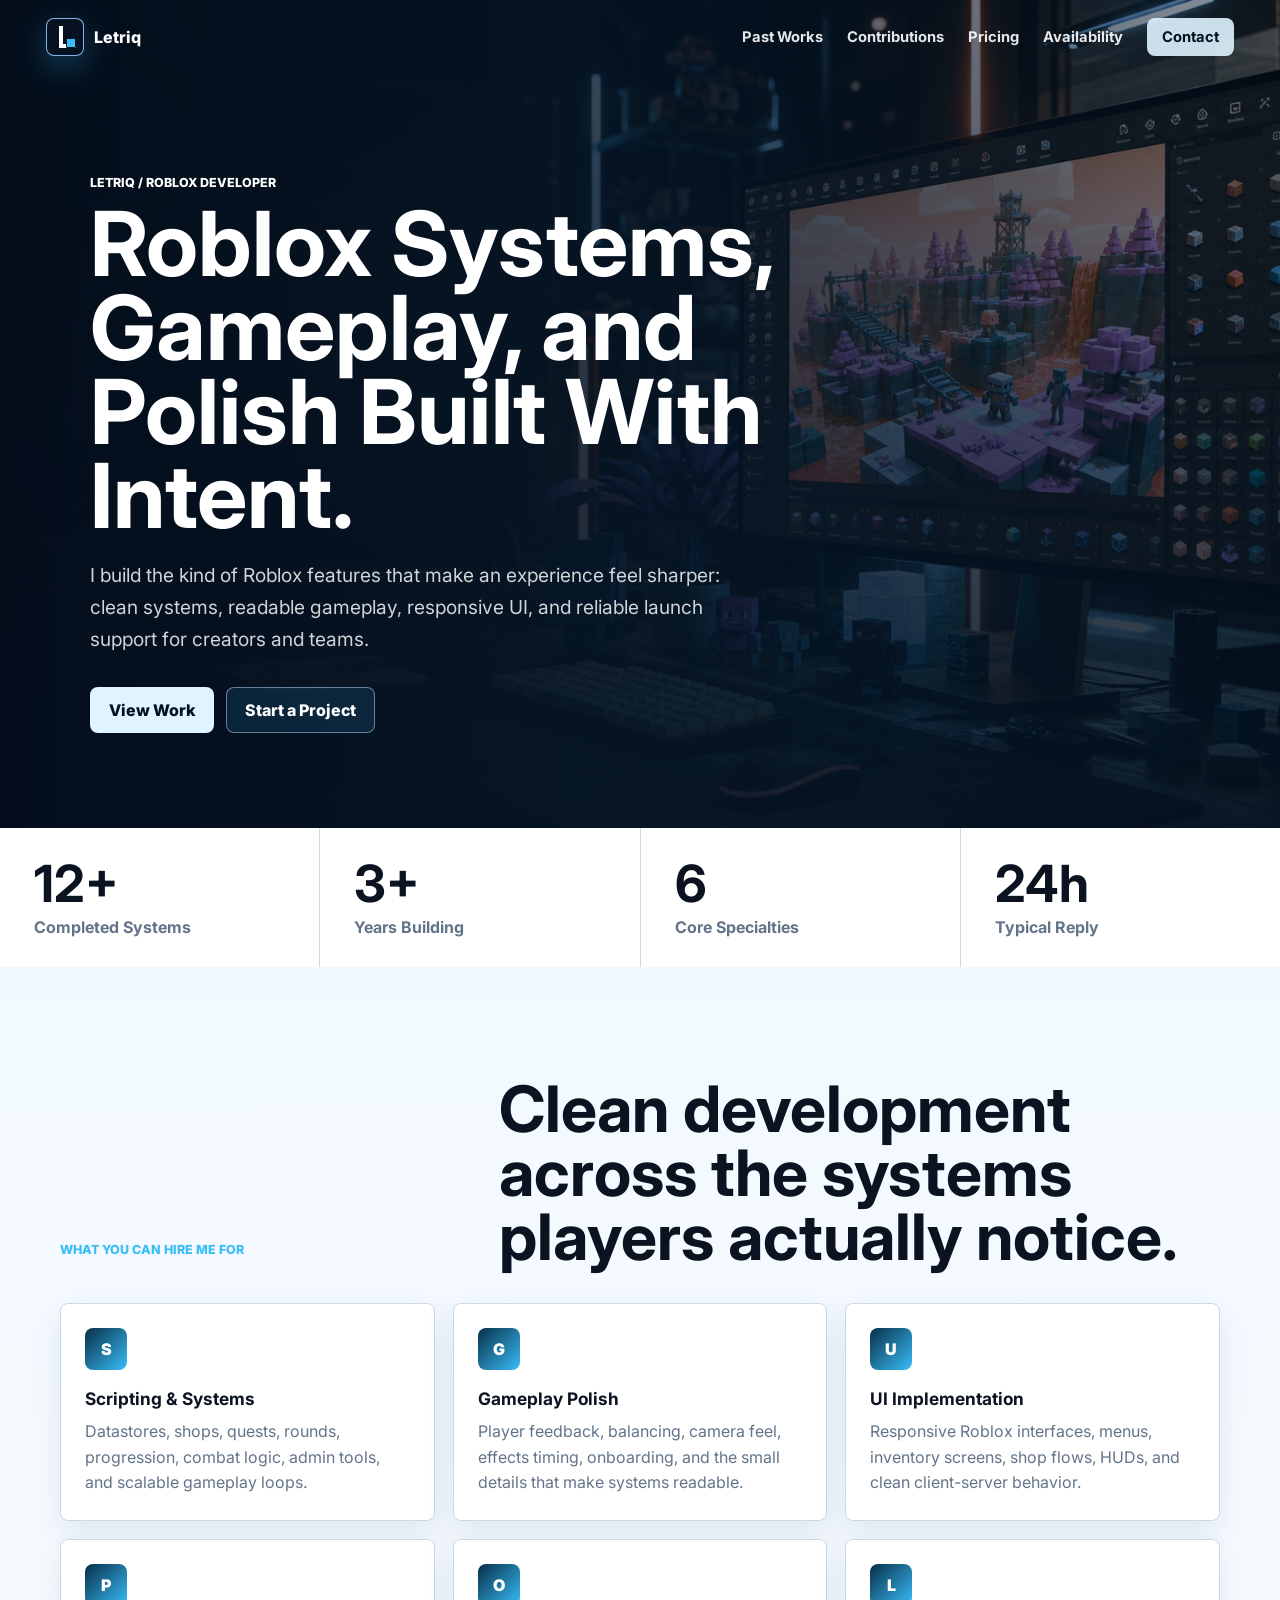
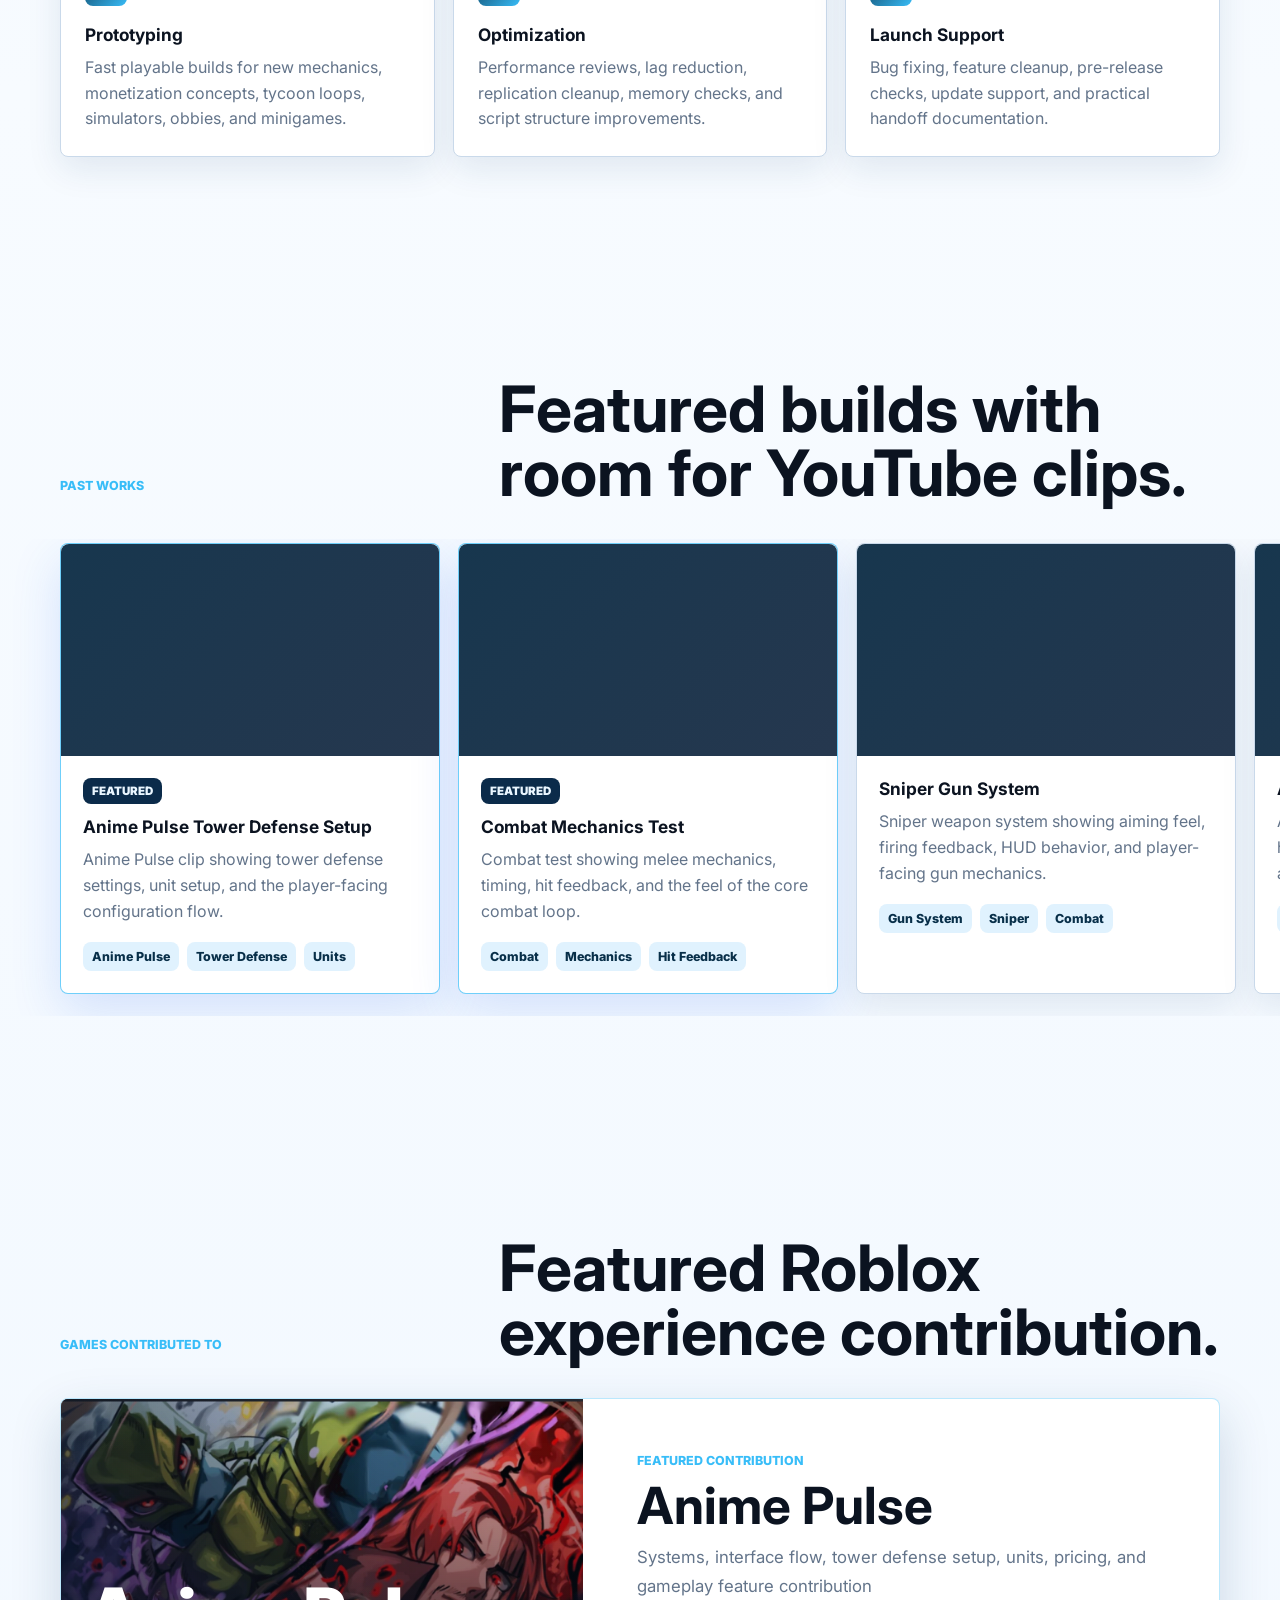
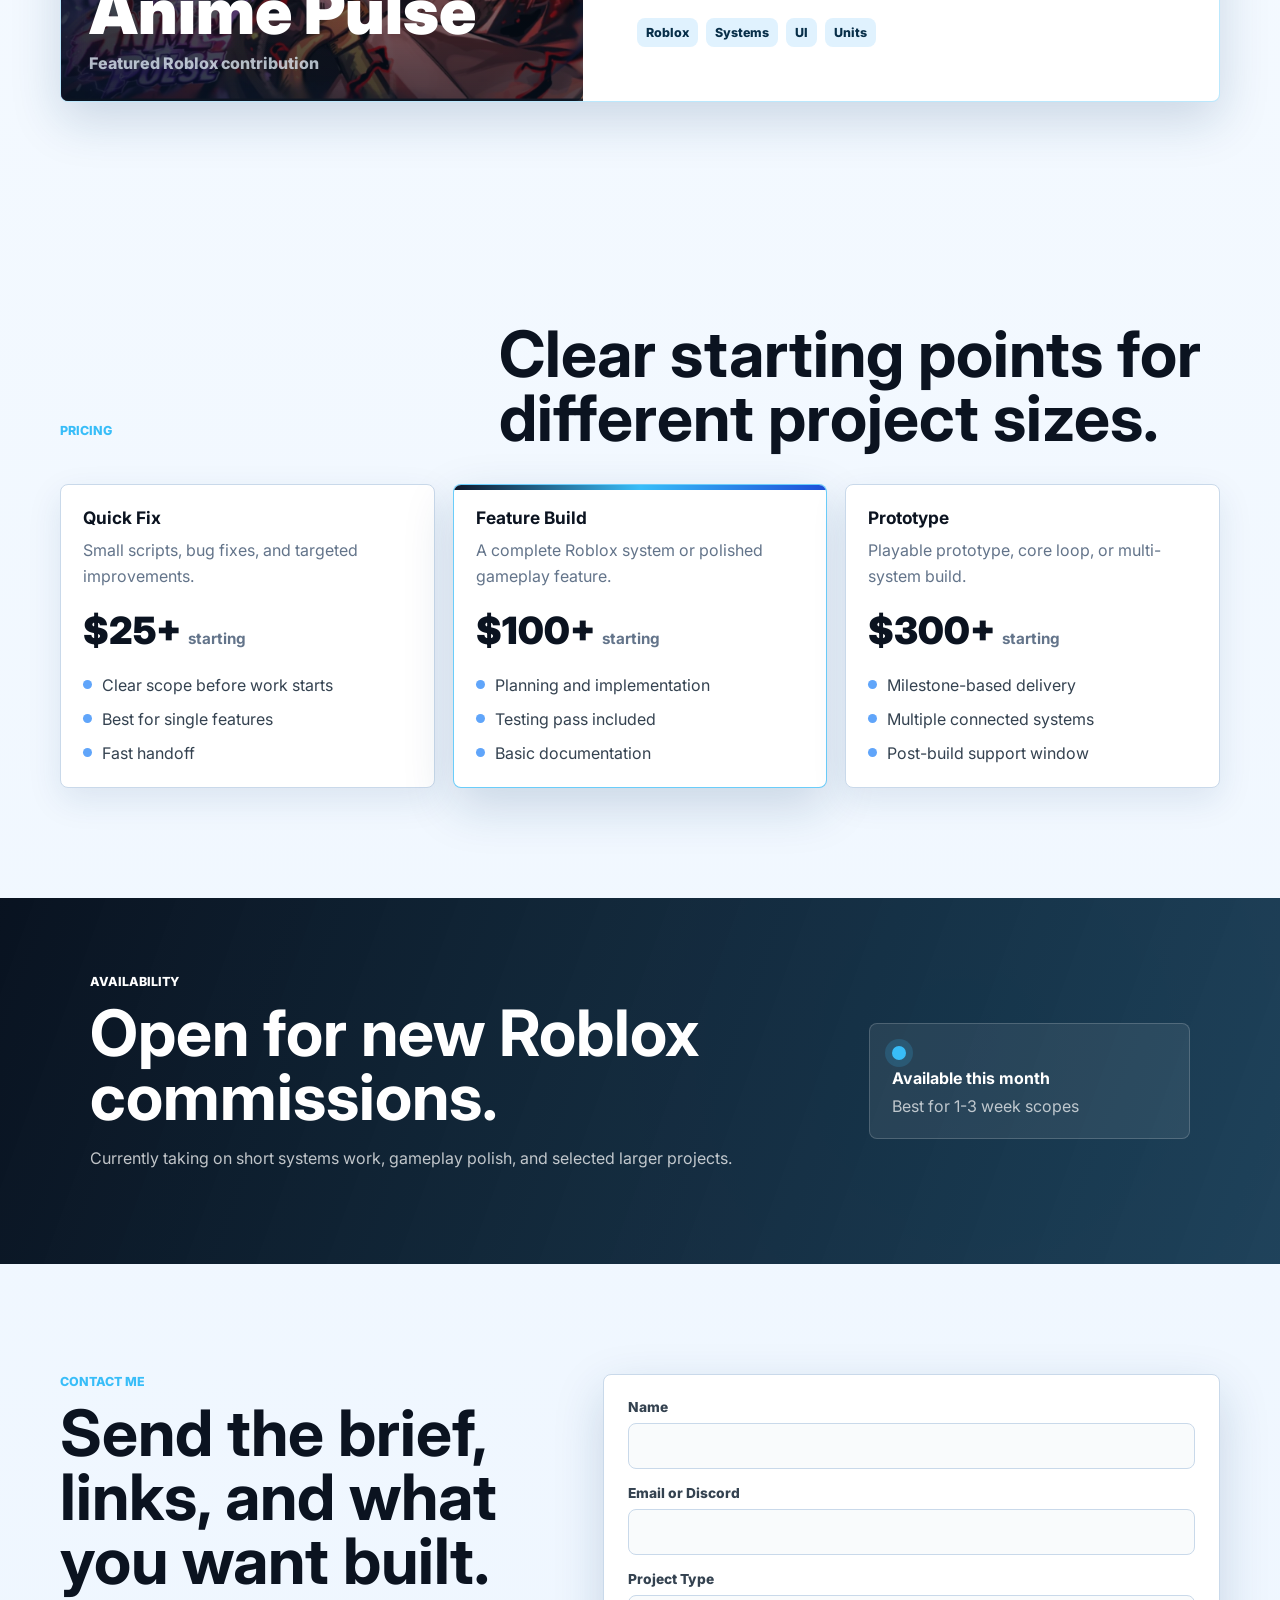
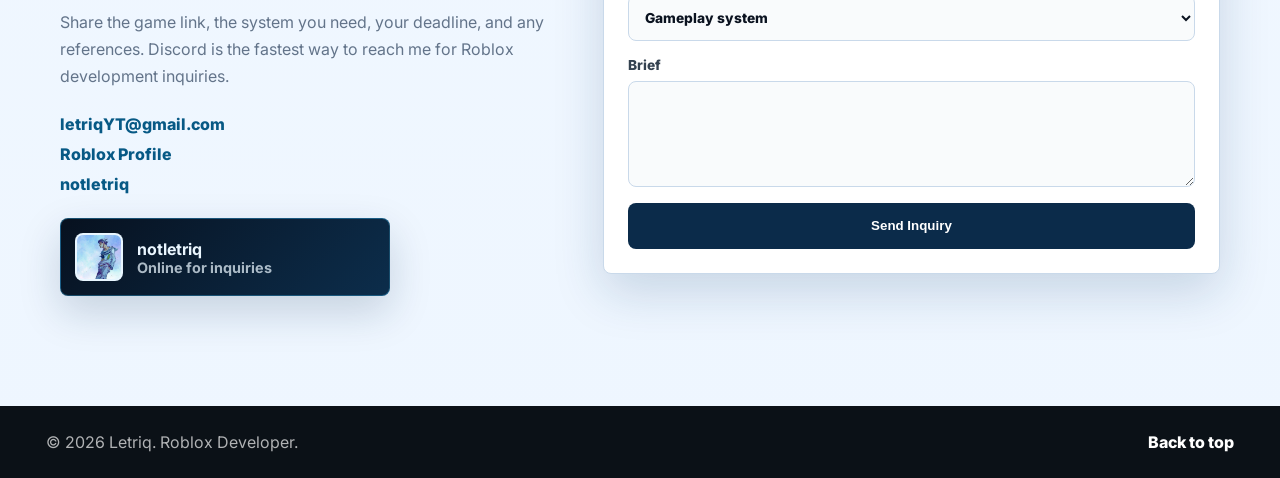
<file: index.html>
<!DOCTYPE html>
<html lang="en">
  <head>
    <meta charset="UTF-8" />
    <meta name="viewport" content="width=device-width, initial-scale=1.0" />
    <title>Letriq Builds | Roblox Systems Developer</title>
    <meta
      name="description"
      content="Letriq Builds is a Roblox development portfolio showcasing systems, gameplay, UI, contributions, pricing, availability, and contact details."
    />
    <link rel="icon" type="image/png" href="assets/site-icon.png" />
    <link rel="preconnect" href="https://fonts.googleapis.com" />
    <link rel="preconnect" href="https://fonts.gstatic.com" crossorigin />
    <link
      href="https://fonts.googleapis.com/css2?family=Inter:wght@400;500;600;700;800&display=swap"
      rel="stylesheet"
    />
    <link rel="stylesheet" href="styles.css" />
  </head>
  <body>
    <header class="site-header" data-header>
      <a class="brand" href="#home" aria-label="Roblox developer portfolio home">
        <span class="brand-mark" aria-hidden="true">L</span>
        <span class="brand-text">Letriq</span>
      </a>
      <button class="menu-button" type="button" data-menu-button aria-label="Open navigation">
        <span></span>
        <span></span>
        <span></span>
      </button>
      <nav class="site-nav" data-nav>
        <a href="#work">Past Works</a>
        <a href="#contributions">Contributions</a>
        <a href="#pricing">Pricing</a>
        <a href="#availability">Availability</a>
        <a class="nav-cta" href="#contact">Contact</a>
      </nav>
    </header>

    <main>
      <section class="hero" id="home">
        <img class="hero-image" src="assets/hero-roblox-dev.png" alt="" />
        <div class="hero-overlay"></div>
        <div class="hero-content">
          <p class="eyebrow">Letriq / Roblox developer</p>
          <h1>Roblox Systems, Gameplay, and Polish Built With Intent.</h1>
          <p class="hero-copy">
            I build the kind of Roblox features that make an experience feel sharper: clean systems,
            readable gameplay, responsive UI, and reliable launch support for creators and teams.
          </p>
          <div class="hero-actions">
            <a class="button primary" href="#work">View Work</a>
            <a class="button secondary" href="#contact">Start a Project</a>
          </div>
        </div>
      </section>

      <section class="stats-band" aria-label="Capability highlights">
        <div class="stat">
          <strong data-stat-projects>12+</strong>
          <span>Completed Systems</span>
        </div>
        <div class="stat">
          <strong data-stat-years>3+</strong>
          <span>Years Building</span>
        </div>
        <div class="stat">
          <strong data-stat-specialties>6</strong>
          <span>Core Specialties</span>
        </div>
        <div class="stat">
          <strong data-stat-response>24h</strong>
          <span>Typical Reply</span>
        </div>
      </section>

      <section class="section intro-section" id="capabilities">
        <div class="section-heading">
          <p class="eyebrow">What You Can Hire Me For</p>
          <h2>Clean development across the systems players actually notice.</h2>
        </div>
        <div class="capability-grid" data-capabilities></div>
      </section>

      <section class="section work-section" id="work">
        <div class="section-heading">
          <p class="eyebrow">Past Works</p>
          <h2>Featured builds with room for YouTube clips.</h2>
        </div>
        <div class="work-grid" data-work-grid></div>
      </section>

      <section class="section contribution-section" id="contributions">
        <div class="section-heading">
          <p class="eyebrow">Games Contributed To</p>
          <h2>Featured Roblox experience contribution.</h2>
        </div>
        <div class="contribution-list" data-contribution-list></div>
      </section>

      <section class="section pricing-section" id="pricing">
        <div class="section-heading">
          <p class="eyebrow">Pricing</p>
          <h2>Clear starting points for different project sizes.</h2>
        </div>
        <div class="pricing-grid" data-pricing-grid></div>
      </section>

      <section class="availability-band" id="availability">
        <div>
          <p class="eyebrow">Availability</p>
          <h2 data-availability-title>Open for new Roblox commissions.</h2>
          <p data-availability-copy>
            Currently taking on short systems work, gameplay polish, and selected larger projects.
          </p>
        </div>
        <div class="availability-card">
          <span class="availability-dot"></span>
          <strong data-availability-status>Available this month</strong>
          <span data-availability-detail>Best for 1-3 week scopes</span>
        </div>
      </section>

      <section class="section contact-section" id="contact">
        <div class="contact-copy">
          <p class="eyebrow">Contact Me</p>
          <h2>Send the brief, links, and what you want built.</h2>
          <p>
            Share the game link, the system you need, your deadline, and any references. Discord is the
            fastest way to reach me for Roblox development inquiries.
          </p>
          <div class="contact-methods">
            <a href="mailto:letriqYT@gmail.com" data-email-link>letriqYT@gmail.com</a>
            <a href="https://www.roblox.com/" target="_blank" rel="noreferrer" data-roblox-link>Roblox Profile</a>
            <a href="https://discord.com/" target="_blank" rel="noreferrer" data-discord-link>Discord</a>
          </div>
          <div class="discord-preview" aria-label="Discord preview">
            <img class="discord-avatar" src="assets/discord-avatar.png" alt="notletriq avatar" data-discord-avatar />
            <div>
              <strong class="discord-name" data-discord-name>notletriq</strong>
              <span>Online for inquiries</span>
            </div>
          </div>
        </div>
        <form
          class="contact-form"
          action="https://formsubmit.co/letriqYT@gmail.com"
          method="POST"
          data-contact-form
        >
          <input type="hidden" name="_subject" value="New Roblox development enquiry" />
          <input type="hidden" name="_template" value="table" />
          <input type="hidden" name="_captcha" value="false" />
          <input type="hidden" name="_next" value="https://letriqyt.github.io/RobloxPortfolio/thanks.html" />
          <label>
            Name
            <input type="text" name="name" autocomplete="name" required />
          </label>
          <label>
            Email or Discord
            <input type="text" name="contact" autocomplete="email" required />
          </label>
          <label>
            Project Type
            <select name="projectType">
              <option>Gameplay system</option>
              <option>UI / UX implementation</option>
              <option>Game polish</option>
              <option>Full prototype</option>
              <option>Other Roblox development</option>
            </select>
          </label>
          <label>
            Brief
            <textarea name="brief" rows="5" required></textarea>
          </label>
          <button class="button primary form-submit" type="submit">Send Inquiry</button>
        </form>
      </section>
    </main>

    <footer class="site-footer">
      <span>© <span data-current-year></span> <span data-footer-name>Letriq</span>. Roblox Developer.</span>
      <a href="#home">Back to top</a>
    </footer>

    <script src="script.js"></script>
  </body>
</html>
</file>
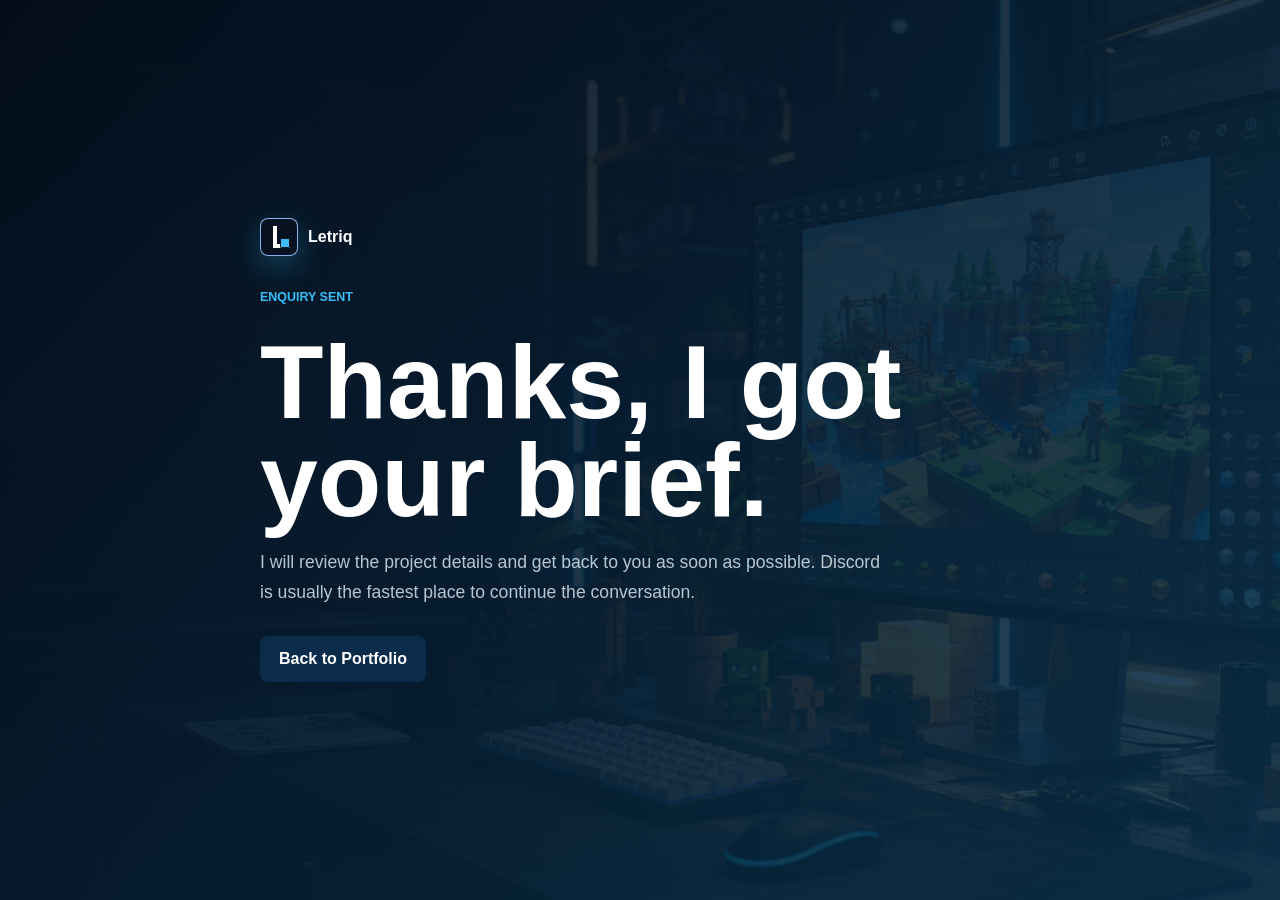
<file: thanks.html>
<!DOCTYPE html>
<html lang="en">
  <head>
    <meta charset="UTF-8" />
    <meta name="viewport" content="width=device-width, initial-scale=1.0" />
    <title>Enquiry Sent | Letriq Builds</title>
    <meta name="description" content="Your Roblox development enquiry has been sent to Letriq." />
    <link rel="icon" type="image/png" href="assets/site-icon.png" />
    <link rel="stylesheet" href="styles.css" />
  </head>
  <body class="thanks-page">
    <main class="thanks-screen">
      <a class="brand thanks-brand" href="index.html">
        <span class="brand-mark" aria-hidden="true">L</span>
        <span class="brand-text">Letriq</span>
      </a>
      <section class="thanks-panel">
        <p class="eyebrow">Enquiry Sent</p>
        <h1>Thanks, I got your brief.</h1>
        <p>
          I will review the project details and get back to you as soon as possible.
          Discord is usually the fastest place to continue the conversation.
        </p>
        <a class="button primary" href="index.html#work">Back to Portfolio</a>
      </section>
    </main>
  </body>
</html>
</file>
<file: styles.css>
:root {
  --ink: #0b1320;
  --muted: #63748a;
  --paper: #eef6ff;
  --surface: #ffffff;
  --line: #c9d9ea;
  --charcoal: #07111f;
  --cyan: #38bdf8;
  --amber: #93c5fd;
  --green: #60a5fa;
  --red: #ef6a5b;
  --shadow: 0 18px 50px rgba(16, 60, 105, 0.18);
  --radius: 8px;
  --max-width: 1160px;
}

* {
  box-sizing: border-box;
}

html {
  scroll-behavior: smooth;
}

body {
  margin: 0;
  color: var(--ink);
  background: linear-gradient(180deg, #eaf6ff 0%, #f7fbff 32%, #eef6ff 100%);
  font-family: Inter, Arial, sans-serif;
}

body.nav-open {
  overflow: hidden;
}

a {
  color: inherit;
  text-decoration: none;
}

img {
  display: block;
  max-width: 100%;
}

.site-header {
  position: fixed;
  top: 0;
  left: 0;
  z-index: 10;
  display: flex;
  align-items: center;
  justify-content: space-between;
  width: 100%;
  padding: 18px clamp(18px, 4vw, 46px);
  color: #ffffff;
  transition: background 180ms ease, box-shadow 180ms ease, color 180ms ease;
}

.site-header.is-scrolled,
.site-header.is-open {
  color: #eaf6ff;
  background: rgba(7, 17, 31, 0.92);
  box-shadow: 0 10px 34px rgba(3, 10, 20, 0.25);
  backdrop-filter: blur(16px);
}

.brand {
  display: inline-flex;
  align-items: center;
  gap: 10px;
  font-weight: 800;
}

.brand-mark {
  position: relative;
  display: grid;
  width: 38px;
  height: 38px;
  place-items: center;
  overflow: hidden;
  color: #ffffff;
  background: #07111f;
  border: 1px solid rgba(147, 197, 253, 0.9);
  border-radius: 8px;
  font-size: 1.1rem;
  line-height: 1;
  box-shadow: 0 10px 30px rgba(56, 189, 248, 0.28);
}

.brand-mark::before {
  position: absolute;
  inset: 7px 7px 7px 12px;
  border-left: 4px solid currentColor;
  border-bottom: 4px solid currentColor;
  content: "";
}

.brand-mark::after {
  position: absolute;
  right: 7px;
  bottom: 7px;
  width: 8px;
  height: 8px;
  background: #38bdf8;
  border: 1px solid #07111f;
  border-radius: 1px;
  content: "";
}

.brand-mark {
  text-indent: -999px;
}

.site-header.is-scrolled .brand-mark,
.site-header.is-open .brand-mark {
  color: #ffffff;
  background: #07111f;
}

.brand-text {
  white-space: nowrap;
}

.site-nav {
  display: flex;
  align-items: center;
  gap: 24px;
  font-size: 0.92rem;
  font-weight: 700;
}

.site-nav a {
  opacity: 0.9;
}

.site-nav a:hover {
  opacity: 1;
}

.nav-cta {
  padding: 10px 15px;
  color: #07111f;
  background: #dff4ff;
  border-radius: 8px;
}

.site-header.is-scrolled .nav-cta,
.site-header.is-open .nav-cta {
  color: #07111f;
  background: #eaf6ff;
}

.menu-button {
  display: none;
  width: 42px;
  height: 42px;
  padding: 10px;
  background: transparent;
  border: 1px solid currentColor;
  border-radius: 8px;
}

.menu-button span {
  display: block;
  height: 2px;
  margin: 5px 0;
  background: currentColor;
}

.hero {
  position: relative;
  display: grid;
  min-height: 92svh;
  align-items: center;
  overflow: hidden;
  color: #ffffff;
}

.hero-image,
.hero-overlay {
  position: absolute;
  inset: 0;
  width: 100%;
  height: 100%;
}

.hero-image {
  object-fit: cover;
  filter: saturate(0.82) hue-rotate(172deg) contrast(1.06) brightness(0.86);
}

.hero-overlay {
  background:
    linear-gradient(90deg, rgba(4, 14, 28, 0.94), rgba(6, 24, 43, 0.7) 44%, rgba(8, 35, 58, 0.24)),
    linear-gradient(180deg, rgba(6, 23, 42, 0.2), rgba(3, 12, 24, 0.84));
}

.hero-content {
  position: relative;
  width: min(720px, calc(100% - 36px));
  margin-left: clamp(18px, 7vw, 92px);
  padding-top: 80px;
}

.eyebrow {
  margin: 0 0 12px;
  color: var(--cyan);
  font-size: 0.78rem;
  font-weight: 800;
  letter-spacing: 0;
  text-transform: uppercase;
}

.hero .eyebrow,
.availability-band .eyebrow {
  color: #ffffff;
}

h1,
h2,
h3,
p {
  overflow-wrap: anywhere;
}

h1 {
  max-width: 760px;
  margin: 0;
  font-size: clamp(2.75rem, 7vw, 6.25rem);
  line-height: 0.94;
  letter-spacing: 0;
}

.hero-copy {
  max-width: 640px;
  margin: 22px 0 0;
  color: rgba(255, 255, 255, 0.82);
  font-size: clamp(1rem, 2vw, 1.2rem);
  line-height: 1.65;
}

.hero-actions {
  display: flex;
  flex-wrap: wrap;
  gap: 12px;
  margin-top: 32px;
}

.button {
  display: inline-flex;
  min-height: 46px;
  align-items: center;
  justify-content: center;
  padding: 0 18px;
  border: 1px solid transparent;
  border-radius: 8px;
  font-weight: 800;
  cursor: pointer;
}

.button.primary {
  color: #ffffff;
  background: #0b2b4a;
}

.hero .button.primary {
  color: #03101d;
  background: #dff4ff;
}

.button.secondary {
  color: #ffffff;
  border-color: rgba(191, 219, 254, 0.5);
  background: rgba(56, 189, 248, 0.12);
}

.stats-band {
  display: grid;
  grid-template-columns: repeat(4, 1fr);
  gap: 1px;
  background: var(--line);
}

.stat {
  min-height: 132px;
  padding: 30px clamp(18px, 3vw, 34px);
  background: var(--surface);
}

.stat strong {
  display: block;
  margin-bottom: 8px;
  font-size: clamp(2rem, 4vw, 3.5rem);
  line-height: 1;
}

.stat span {
  color: var(--muted);
  font-weight: 700;
}

.section {
  width: min(var(--max-width), calc(100% - 36px));
  margin: 0 auto;
  padding: clamp(64px, 10vw, 110px) 0;
}

.section-heading {
  display: grid;
  grid-template-columns: minmax(0, 0.9fr) minmax(0, 1.6fr);
  gap: 34px;
  align-items: end;
  margin-bottom: 34px;
}

.section-heading h2,
.availability-band h2,
.contact-copy h2 {
  margin: 0;
  font-size: clamp(2rem, 5vw, 4rem);
  line-height: 1;
  letter-spacing: 0;
}

.capability-grid,
.work-grid,
.pricing-grid {
  display: grid;
  grid-template-columns: repeat(3, minmax(0, 1fr));
  gap: 18px;
}

.work-grid {
  display: flex;
  margin-inline: calc((100vw - min(var(--max-width), calc(100vw - 36px))) / -2);
  padding: 4px calc((100vw - min(var(--max-width), calc(100vw - 36px))) / 2) 22px;
  overflow-x: auto;
  overscroll-behavior-x: contain;
  scroll-padding-inline: calc((100vw - min(var(--max-width), calc(100vw - 36px))) / 2);
  scroll-snap-type: x mandatory;
}

.work-grid::-webkit-scrollbar {
  height: 12px;
}

.work-grid::-webkit-scrollbar-track {
  background: #d7eaff;
  border-radius: 999px;
}

.work-grid::-webkit-scrollbar-thumb {
  background: #1d4ed8;
  border: 3px solid #d7eaff;
  border-radius: 999px;
}

.capability-card,
.work-card,
.price-card,
.contribution-item {
  border: 1px solid var(--line);
  border-radius: var(--radius);
  background: var(--surface);
  box-shadow: 0 12px 34px rgba(16, 60, 105, 0.1);
}

.work-card {
  flex: 0 0 min(380px, 84vw);
  scroll-snap-align: start;
}

.work-card.featured-work {
  border-color: rgba(56, 189, 248, 0.72);
  box-shadow: 0 18px 50px rgba(37, 99, 235, 0.16);
}

.priority-badge {
  display: inline-flex;
  margin-bottom: 12px;
  padding: 6px 9px;
  color: #eaf6ff;
  background: #0b2b4a;
  border-radius: 8px;
  font-size: 0.72rem;
  font-weight: 900;
  text-transform: uppercase;
}

.capability-card {
  padding: 24px;
}

.capability-icon {
  display: grid;
  width: 42px;
  height: 42px;
  place-items: center;
  margin-bottom: 18px;
  color: #ffffff;
  background: linear-gradient(135deg, #082f49, #38bdf8);
  border-radius: 8px;
  font-weight: 900;
}

.capability-card h3,
.work-card h3,
.price-card h3,
.contribution-item h3 {
  margin: 0 0 10px;
  font-size: 1.08rem;
}

.capability-card p,
.work-card p,
.price-card p,
.contribution-item p {
  margin: 0;
  color: var(--muted);
  line-height: 1.6;
}

.video-shell {
  position: relative;
  width: 100%;
  aspect-ratio: 16 / 9;
  overflow: hidden;
  background:
    linear-gradient(135deg, rgba(56, 189, 248, 0.16), rgba(147, 197, 253, 0.16)),
    #111d2d;
  border-radius: var(--radius) var(--radius) 0 0;
}

.video-shell iframe,
.video-shell video {
  width: 100%;
  height: 100%;
  border: 0;
}

.video-shell video {
  display: block;
  object-fit: cover;
  background: #0b1117;
}

.video-placeholder {
  position: absolute;
  inset: 0;
  display: grid;
  place-items: center;
  padding: 18px;
  color: #ffffff;
  text-align: center;
}

.play-mark {
  display: grid;
  width: 58px;
  height: 58px;
  place-items: center;
  margin: 0 auto 12px;
  color: #081015;
  background: #ffffff;
  border-radius: 50%;
  font-weight: 900;
}

.work-body,
.price-card {
  padding: 22px;
}

.tag-row {
  display: flex;
  flex-wrap: wrap;
  gap: 8px;
  margin-top: 18px;
}

.tag {
  padding: 7px 9px;
  color: #082f49;
  background: #e0f2fe;
  border-radius: 8px;
  font-size: 0.78rem;
  font-weight: 800;
}

.contribution-list {
  display: grid;
}

.game-showcase-card {
  display: grid;
  grid-template-columns: minmax(280px, 0.82fr) minmax(0, 1fr);
  gap: 0;
  overflow: hidden;
  border: 1px solid rgba(56, 189, 248, 0.34);
  border-radius: var(--radius);
  background: var(--surface);
  box-shadow: var(--shadow);
}

.game-art {
  position: relative;
  display: flex;
  min-height: 280px;
  flex-direction: column;
  justify-content: flex-end;
  overflow: hidden;
  padding: 28px;
  color: #ffffff;
  background:
    linear-gradient(135deg, rgba(4, 14, 28, 0.1), rgba(56, 189, 248, 0.22)),
    radial-gradient(circle at 25% 25%, rgba(56, 189, 248, 0.55), transparent 30%),
    radial-gradient(circle at 78% 35%, rgba(147, 197, 253, 0.4), transparent 34%),
    linear-gradient(145deg, #07111f, #0b2b4a 58%, #0f172a);
}

.game-art::before {
  position: absolute;
  inset: 24px;
  border: 1px solid rgba(234, 246, 255, 0.16);
  border-radius: 8px;
  content: "";
}

.game-art:not(.has-thumbnail)::after {
  position: absolute;
  top: 34px;
  right: 34px;
  width: 66px;
  height: 66px;
  background:
    linear-gradient(135deg, transparent 42%, rgba(255, 255, 255, 0.82) 43% 56%, transparent 57%),
    rgba(255, 255, 255, 0.12);
  border: 1px solid rgba(255, 255, 255, 0.2);
  border-radius: 50%;
  content: "";
}

.game-thumbnail {
  position: absolute;
  inset: 0;
  width: 100%;
  height: 100%;
  object-fit: cover;
  opacity: 0;
  transition: opacity 220ms ease;
}

.game-art.has-thumbnail::before {
  inset: 0;
  z-index: 1;
  border: 0;
  background:
    linear-gradient(180deg, rgba(7, 17, 31, 0.1), rgba(7, 17, 31, 0.72)),
    linear-gradient(90deg, rgba(7, 17, 31, 0.58), transparent 62%);
}

.game-art.has-thumbnail .game-thumbnail {
  opacity: 1;
}

.game-art-glow {
  position: absolute;
  right: -44px;
  bottom: -52px;
  width: 210px;
  height: 210px;
  background: rgba(56, 189, 248, 0.28);
  border-radius: 50%;
  filter: blur(2px);
}

.game-art-title,
.game-art-meta {
  position: relative;
  z-index: 2;
}

.game-art-title {
  font-size: clamp(2rem, 5vw, 4rem);
  font-weight: 900;
  line-height: 0.96;
}

.game-art-meta {
  margin-top: 12px;
  color: rgba(234, 246, 255, 0.74);
  font-weight: 800;
}

.game-showcase-body {
  display: grid;
  align-content: center;
  padding: clamp(26px, 5vw, 54px);
}

.game-showcase-body h3 {
  margin: 0 0 12px;
  font-size: clamp(2rem, 4vw, 3.8rem);
  line-height: 1;
}

.game-showcase-body p:not(.eyebrow) {
  max-width: 620px;
  margin: 0;
  color: var(--muted);
  font-size: 1.05rem;
  line-height: 1.7;
}

.price-card {
  position: relative;
  overflow: hidden;
}

.price-card.featured {
  border-color: rgba(56, 189, 248, 0.75);
  box-shadow: var(--shadow);
}

.price-card.featured::before {
  position: absolute;
  top: 0;
  right: 0;
  left: 0;
  height: 5px;
  content: "";
  background: linear-gradient(90deg, #0f172a, #38bdf8, #1d4ed8);
}

.price {
  margin: 18px 0;
  font-size: 2.35rem;
  font-weight: 900;
}

.price small {
  color: var(--muted);
  font-size: 0.95rem;
  font-weight: 700;
}

.feature-list {
  display: grid;
  gap: 10px;
  margin: 20px 0 0;
  padding: 0;
  list-style: none;
}

.feature-list li {
  display: flex;
  gap: 10px;
  color: #344250;
  line-height: 1.5;
}

.feature-list li::before {
  flex: 0 0 auto;
  width: 9px;
  height: 9px;
  margin-top: 7px;
  background: var(--green);
  border-radius: 50%;
  content: "";
}

.availability-band {
  display: grid;
  grid-template-columns: minmax(0, 1.4fr) minmax(260px, 0.6fr);
  gap: 28px;
  align-items: center;
  padding: clamp(46px, 7vw, 76px) clamp(18px, 7vw, 92px);
  color: #ffffff;
  background:
    linear-gradient(110deg, rgba(4, 14, 28, 0.98), rgba(8, 47, 73, 0.9)),
    radial-gradient(circle at 75% 40%, rgba(56, 189, 248, 0.22), transparent 34%);
}

.availability-band p:not(.eyebrow) {
  max-width: 700px;
  color: rgba(255, 255, 255, 0.74);
  line-height: 1.7;
}

.availability-card {
  display: grid;
  gap: 8px;
  padding: 22px;
  border: 1px solid rgba(255, 255, 255, 0.18);
  border-radius: var(--radius);
  background: rgba(255, 255, 255, 0.08);
}

.availability-dot {
  width: 14px;
  height: 14px;
  background: #38bdf8;
  border-radius: 50%;
  box-shadow: 0 0 0 7px rgba(56, 189, 248, 0.18);
}

.availability-card span:last-child {
  color: rgba(255, 255, 255, 0.7);
}

.contact-section {
  display: grid;
  grid-template-columns: minmax(0, 0.9fr) minmax(320px, 1.1fr);
  gap: 38px;
  align-items: start;
}

.contact-copy p:not(.eyebrow) {
  color: var(--muted);
  line-height: 1.7;
}

.contact-methods {
  display: grid;
  gap: 10px;
  margin-top: 24px;
}

.contact-methods a {
  width: fit-content;
  color: #075985;
  font-weight: 800;
}

.discord-preview {
  display: flex;
  max-width: 330px;
  align-items: center;
  gap: 14px;
  margin-top: 24px;
  padding: 14px;
  color: #eaf6ff;
  background: linear-gradient(135deg, #07111f, #0c2d4b);
  border: 1px solid rgba(56, 189, 248, 0.34);
  border-radius: var(--radius);
  box-shadow: 0 16px 42px rgba(12, 45, 75, 0.18);
}

.discord-avatar {
  width: 48px;
  height: 48px;
  object-fit: cover;
  object-position: center top;
  background: #dff4ff;
  border: 2px solid rgba(234, 246, 255, 0.88);
  border-radius: 8px;
}

.discord-preview strong,
.discord-preview span {
  display: block;
}

.discord-name {
  display: inline-flex;
  align-items: center;
  gap: 7px;
}

.discord-preview span {
  color: rgba(234, 246, 255, 0.72);
  font-size: 0.9rem;
  font-weight: 700;
}


.contact-form {
  display: grid;
  gap: 16px;
  padding: 24px;
  border: 1px solid var(--line);
  border-radius: var(--radius);
  background: var(--surface);
  box-shadow: var(--shadow);
}

.contact-form label {
  display: grid;
  gap: 8px;
  color: #344250;
  font-size: 0.86rem;
  font-weight: 800;
}

.contact-form input,
.contact-form select,
.contact-form textarea {
  width: 100%;
  min-height: 46px;
  padding: 12px;
  color: var(--ink);
  background: #f9fbfc;
  border: 1px solid var(--line);
  border-radius: 8px;
  font: inherit;
}

.contact-form textarea {
  resize: vertical;
}

.form-submit {
  width: 100%;
}

.site-footer {
  display: flex;
  flex-wrap: wrap;
  gap: 12px;
  align-items: center;
  justify-content: space-between;
  padding: 26px clamp(18px, 4vw, 46px);
  color: rgba(255, 255, 255, 0.68);
  background: #0b1117;
}

.site-footer a {
  color: #ffffff;
  font-weight: 800;
}

.thanks-page {
  min-height: 100svh;
  color: #ffffff;
  background:
    linear-gradient(135deg, rgba(4, 14, 28, 0.92), rgba(8, 47, 73, 0.88)),
    url("assets/hero-roblox-dev.png") center / cover;
}

.thanks-screen {
  display: grid;
  min-height: 100svh;
  align-content: center;
  gap: 34px;
  width: min(760px, calc(100% - 36px));
  margin: 0 auto;
  padding: 48px 0;
}

.thanks-brand {
  width: fit-content;
}

.thanks-panel {
  display: grid;
  gap: 18px;
}

.thanks-panel h1 {
  font-size: clamp(3rem, 9vw, 6.5rem);
}

.thanks-panel p:not(.eyebrow) {
  max-width: 620px;
  margin: 0;
  color: rgba(234, 246, 255, 0.78);
  font-size: 1.1rem;
  line-height: 1.7;
}

.thanks-panel .button {
  width: fit-content;
  margin-top: 10px;
}

@media (max-width: 900px) {
  .menu-button {
    display: block;
  }

  .site-nav {
    position: fixed;
    inset: 74px 14px auto 14px;
    display: none;
    flex-direction: column;
    align-items: stretch;
    gap: 6px;
    padding: 14px;
    color: var(--ink);
    background: #ffffff;
    border: 1px solid var(--line);
    border-radius: var(--radius);
    box-shadow: var(--shadow);
  }

  .site-nav.is-open {
    display: flex;
  }

  .site-nav a {
    padding: 12px;
  }

  .nav-cta {
    color: #ffffff;
    background: var(--charcoal);
  }

  .hero {
    min-height: 88svh;
  }

  .hero-overlay {
    background:
      linear-gradient(90deg, rgba(9, 13, 18, 0.9), rgba(9, 13, 18, 0.5)),
      linear-gradient(180deg, rgba(9, 13, 18, 0.15), rgba(9, 13, 18, 0.86));
  }

  .stats-band,
  .capability-grid,
  .work-grid,
  .pricing-grid,
  .availability-band,
  .contact-section,
  .section-heading {
    grid-template-columns: 1fr;
  }

  .contribution-item {
    grid-template-columns: 1fr;
  }

  .game-showcase-card {
    grid-template-columns: 1fr;
  }

  .game-art {
    min-height: 240px;
  }

  .contribution-meta {
    justify-content: flex-start;
  }
}

@media (max-width: 560px) {
  .site-header {
    padding: 14px 16px;
  }

  .hero-content {
    width: calc(100% - 32px);
    margin-inline: 16px;
  }

  h1 {
    font-size: clamp(2.35rem, 12vw, 3.45rem);
    line-height: 0.98;
  }

  .stats-band {
    grid-template-columns: 1fr 1fr;
  }

  .stat {
    min-height: 116px;
  }

  .availability-band {
    padding-inline: 18px;
  }

  .contact-section {
    width: min(var(--max-width), calc(100% - 28px));
  }
}
</file>
